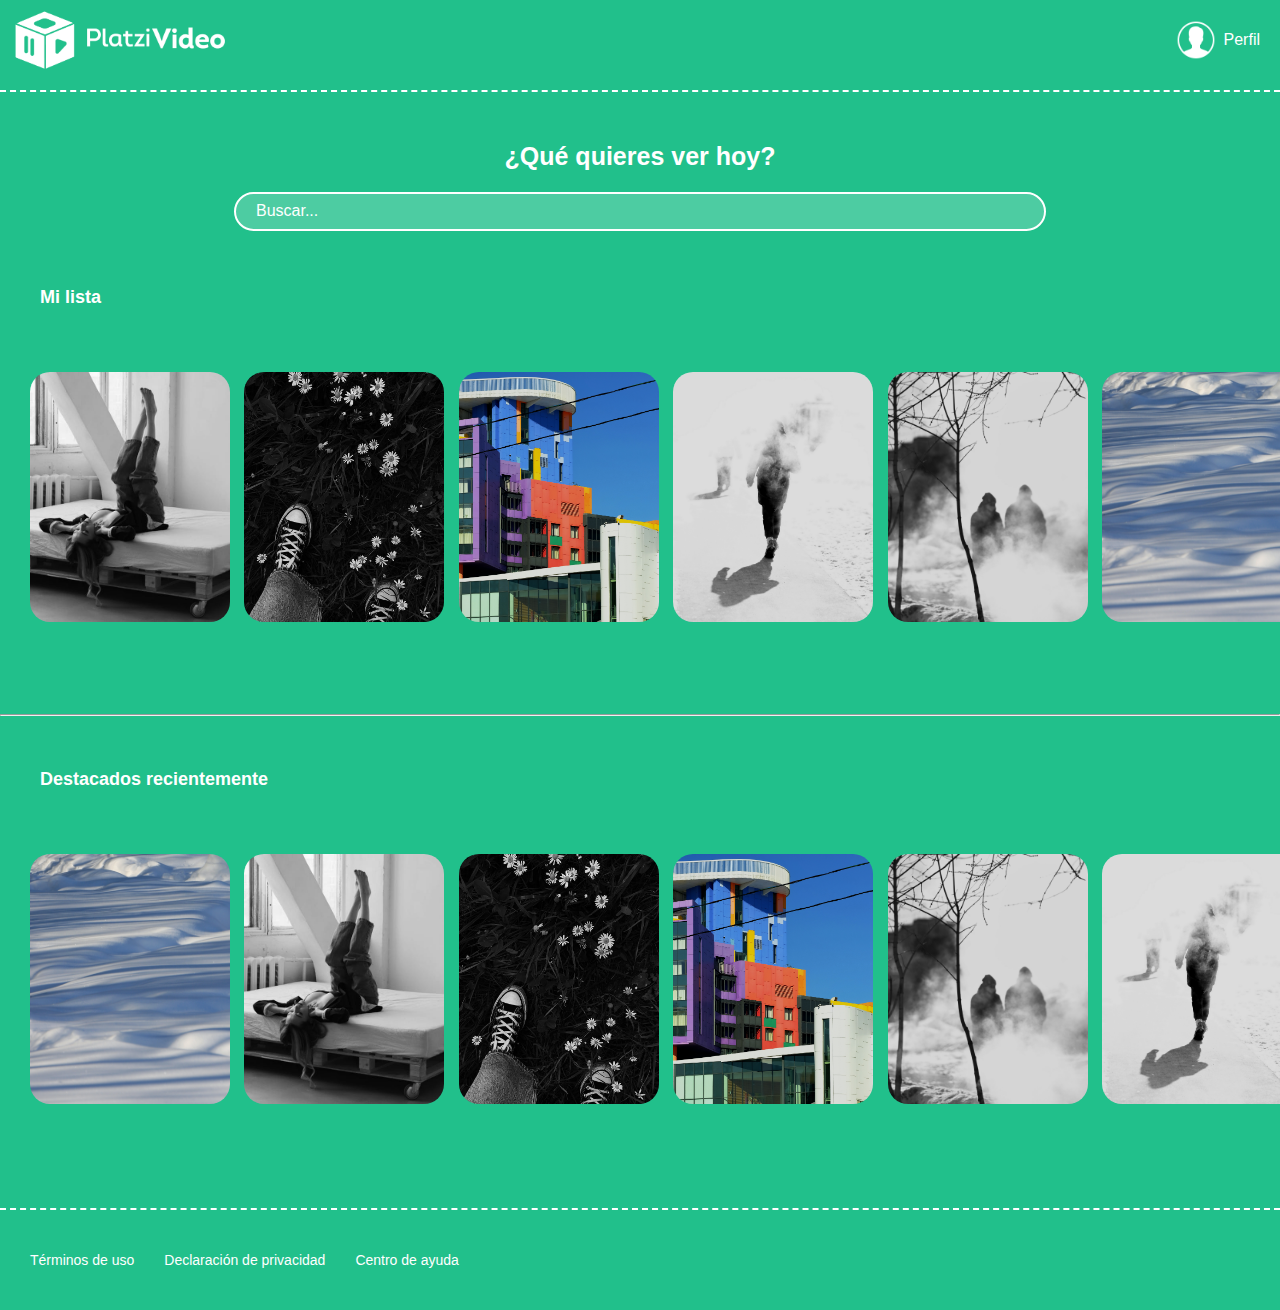
<file: index.html>
<!DOCTYPE html>
<html lang="en">
<head>
    <meta charset="UTF-8">
    <meta http-equiv="X-UA-Compatible" content="IE=edge">
    <meta name="viewport" content="width=device-width, initial-scale=1.0">
    <title>Titulo</title>
    <link href="https://fonts.googleapis.com/css2?family=Mulish:wght@200&display=swap" rel="stylesheet">
    <link rel="stylesheet" type="text/css" href="./css/styleCarousel.css">
    <style>
    /*<details>
    <summary>Label</summary>
        <ul>
            <li>numero 1</li>
            <li>numero 2</li>
            <li>numero 3</li>
        </ul>

    </details>*/
        /*p:first-child{
            color: black;
            background: greenyellow;
        }
        p:last-child{
            color: whitesmoke;
            background: purple;
        }
        p:nth-child(2n){
            color: greenyellow;
            background: black;
        }
        p:nth-child(2n+1){
            color: white;
            background: blue;
        }*/
        /*
        p::first-letter{
            color: blue;
            font-size: 20px;;

        }*/


    </style>
</head>
<body>
    <header class="header" globalwidth>
        <img class="header__img" src="./img/xd.png">
        
        <div class="header__menu">
            <div class="header__menu--profile">
                <img src="./img/profile.png" alt="User">
                <p>Perfil</p>
            </div>
            <ul>
                <li><a href="/">Cuenta</a></li>
                <li><a href="/">Cerrar Sesion</a></li>
            </ul>
        </div>
    </header>

    <section class="main">
        <h2 class="main__title">¿Qué quieres ver hoy?</h2>
        <input type="text" class="input" placeholder="Buscar...">
    </section>

    

    <section class="carousel" globalwidth>
    	<h2 class="categories__tittle">Mi lista </h2>
    	<div class="carousel__container">
    		
    		<div class="carousel-item">
    			<img class="carousel-item__img" src="./img/caro1.jpg" alt="img">
    			<div class="carousel-item__details">
    				<div>
	    				<img src="./img/add.png"/>
	    				<img src="./img/plus.png"/>
	    			</div>
    				<p class="carousel-item__details--title">Titulo descriptivo</p>
    				<p class="carousel-item__details--subtitle">2019 16+ 114 min</p>
    			</div>
    		</div>
    		
    		<div class="carousel-item">
    			<img class="carousel-item__img" src="./img/caro2.jpg" alt="img">
    			<div class="carousel-item__details">
    				<div>
	    				<img src="./img/add.png"/>
	    				<img src="./img/plus.png"/>
	    			</div>
    				<p class="carousel-item__details--title">Titulo descriptivo</p>
    				<p class="carousel-item__details--subtitle">2019 140 min</p>
    			</div>
    		</div>

    		<div class="carousel-item">
    			<img class="carousel-item__img" src="./img/caro3.jpg" alt="img">
    			<div class="carousel-item__details">
    				<div>
	    				<img src="./img/add.png"/>
	    				<img src="./img/plus.png"/>
	    			</div>
    				<p class="carousel-item__details--title">Titulo descriptivo</p>
    				<p class="carousel-item__details--subtitle">2019 140 min</p>
    			</div>
    		</div>

    		<div class="carousel-item">
    			<img class="carousel-item__img" src="./img/caro4.jpg" alt="img">
    			<div class="carousel-item__details">
    				<div>
	    				<img src="./img/add.png"/>
	    				<img src="./img/plus.png"/>
	    			</div>
    				<p class="carousel-item__details--title">Titulo descriptivo</p>
    				<p class="carousel-item__details--subtitle">2019 140 min</p>
    			</div>
    		</div>

    		<div class="carousel-item">
    			<img class="carousel-item__img" src="./img/caro5.jpg" alt="img">
    			<div class="carousel-item__details">
    				<div>
	    				<img src="./img/add.png"/>
	    				<img src="./img/plus.png"/>
	    			</div>
    				<p class="carousel-item__details--title">Titulo descriptivo</p>
    				<p class="carousel-item__details--subtitle">2019 140 min</p>
    			</div>
    		</div>

    		<div class="carousel-item">
    			<img class="carousel-item__img" src="./img/caro6.jpg" alt="img">
    			<div class="carousel-item__details">
    				<div>
	    				<img src="./img/add.png"/>
	    				<img src="./img/plus.png"/>
	    			</div>
    				<p class="carousel-item__details--title">Titulo descriptivo</p>
    				<p class="carousel-item__details--subtitle">2019 140 min</p>
    			</div>
    		</div>

    	</div>
    </section>

    <hr>

    <section class="carousel" globalwidth>
    	<h2 class="categories__tittle">Destacados recientemente</h2>
    	<div class="carousel__container">
    		
    		<div class="carousel-item">
    			<img class="carousel-item__img" src="./img/caro6.jpg" alt="img">
    			<div class="carousel-item__details">
    				<div>
	    				<img src="./img/add.png"/>
	    				<img src="./img/plus.png"/>
	    			</div>
    				<p class="carousel-item__details--title">Titulo descriptivo</p>
    				<p class="carousel-item__details--subtitle">2019 140 min</p>
    			</div>
    		</div>

    		<div class="carousel-item">
    			<img class="carousel-item__img" src="./img/caro1.jpg" alt="img">
    			<div class="carousel-item__details">
    				<div>
	    				<img src="./img/add.png"/>
	    				<img src="./img/plus.png"/>
	    			</div>
    				<p class="carousel-item__details--title">Titulo descriptivo</p>
    				<p class="carousel-item__details--subtitle">2019 16+ 114 min</p>
    			</div>
    		</div>

    		<div class="carousel-item">
    			<img class="carousel-item__img" src="./img/caro2.jpg" alt="img">
    			<div class="carousel-item__details">
    				<div>
	    				<img src="./img/add.png"/>
	    				<img src="./img/plus.png"/>
	    			</div>
    				<p class="carousel-item__details--title">Titulo descriptivo</p>
    				<p class="carousel-item__details--subtitle">2019 140 min</p>
    			</div>
    		</div>

    		<div class="carousel-item">
    			<img class="carousel-item__img" src="./img/caro3.jpg" alt="img">
    			<div class="carousel-item__details">
    				<div>
	    				<img src="./img/add.png"/>
	    				<img src="./img/plus.png"/>
	    			</div>
    				<p class="carousel-item__details--title">Titulo descriptivo</p>
    				<p class="carousel-item__details--subtitle">2019 140 min</p>
    			</div>
    		</div>

    		

    		<div class="carousel-item">
    			<img class="carousel-item__img" src="./img/caro5.jpg" alt="img">
    			<div class="carousel-item__details">
    				<div>
	    				<img src="./img/add.png"/>
	    				<img src="./img/plus.png"/>
	    			</div>
    				<p class="carousel-item__details--title">Titulo descriptivo</p>
    				<p class="carousel-item__details--subtitle">2019 140 min</p>
    			</div>
    		</div>

    		<div class="carousel-item">
    			<img class="carousel-item__img" src="./img/caro4.jpg" alt="img">
    			<div class="carousel-item__details">
    				<div>
	    				<img src="./img/add.png"/>
	    				<img src="./img/plus.png"/>
	    			</div>
    				<p class="carousel-item__details--title">Titulo descriptivo</p>
    				<p class="carousel-item__details--subtitle">2019 140 min</p>
    			</div>
    		</div>

    	</div>
    </section>

    <footer class="footer">
        <a href="/">Términos de uso</a>
        <a href="/">Declaración de privacidad</a>
        <a href="/">Centro de ayuda</a>
    </footer>

</body>
</html>
</file>
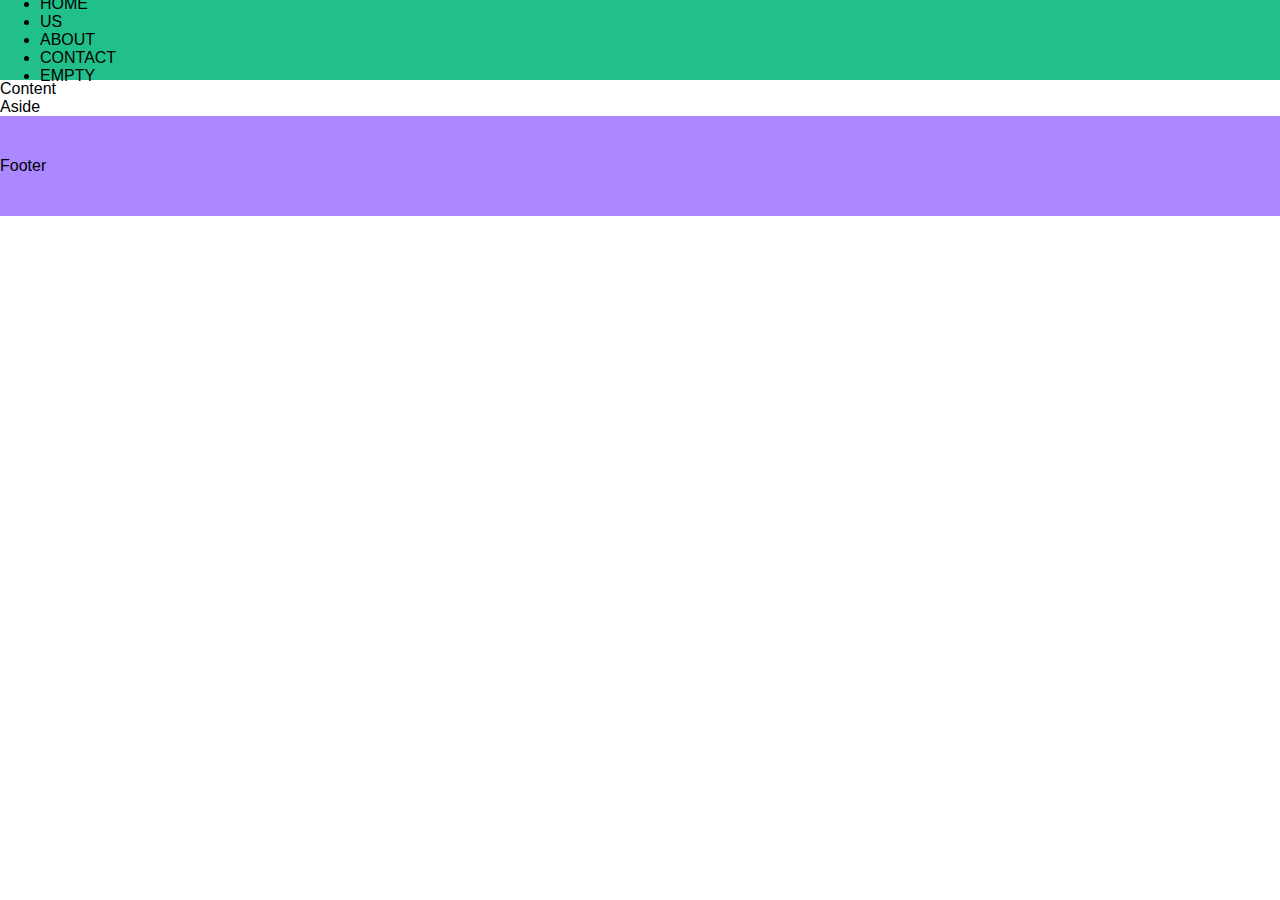
<file: learning/index.html>
<!DOCTYPE html>
<html lang="en">
<head>
    <meta charset="UTF-8">
    <meta http-equiv="X-UA-Compatible" content="IE=edge">
    <meta name="viewport" content="width=device-width, initial-scale=1.0">
    <link rel="stylesheet" type="text/css" href="/css/style.css">
    <title>Layout</title>
</head>
<body>
    <header class="header">
        <ul class="menu">
            <li class="menu_item">HOME</li>
            <li class="menu_item">US</li>
            <li class="menu_item">ABOUT</li>
            <li class="menu_item">CONTACT</li>
            <li class="menu_item">EMPTY</li>
        </ul>
    </header>

    <section class="container">
        <section class="content">Content</section>
        <aside class="aside">Aside</aside>
    </section>

    <footer class="footer">Footer</footer>

</body>
</html>
</file>
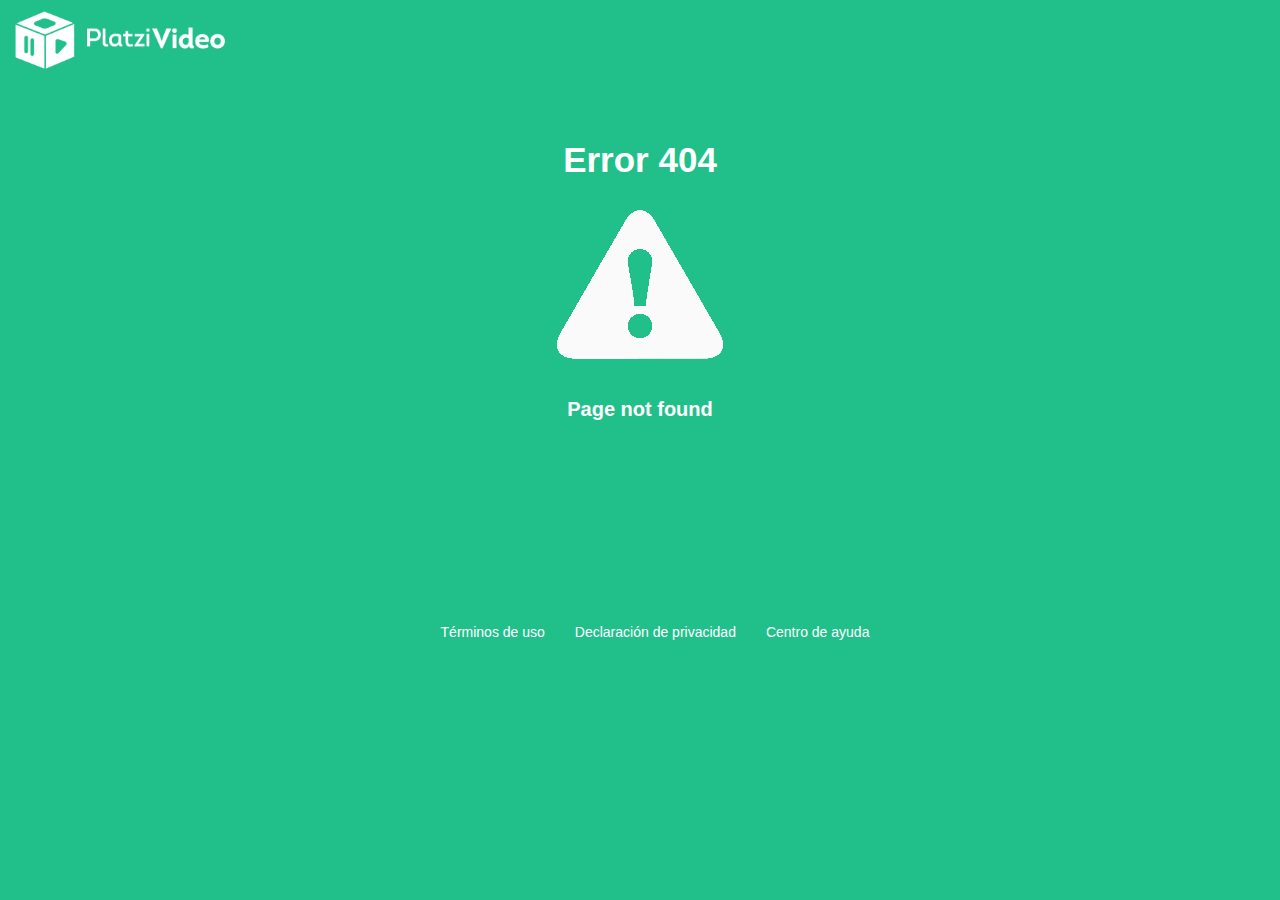
<file: error404.html>
<!DOCTYPE html>
<html lang="en">
<head>
    <meta charset="UTF-8">
    <meta http-equiv="X-UA-Compatible" content="IE=edge">
    <meta name="viewport" content="width=device-width, initial-scale=1.0">
    <title>Page not found</title>
    <link href="https://fonts.googleapis.com/css2?family=Mulish:wght@200&display=swap" rel="stylesheet">
    <link rel="stylesheet" type="text/css" href="./css/styleError.css">
</head>
<body>
    <header class="header" globalwidth>
        <img class="header__img" src="./img/xd.png">
    </header>

    <section class="main">
        <h1 class="main__title">Error 404</h1>
        <img src="./img/error.png">
        <h3 class="main__subtitle">Page not found</h3>
    </section>

    <footer class="footer">
        <a href="/">Términos de uso</a>
        <a href="/">Declaración de privacidad</a>
        <a href="/">Centro de ayuda</a>
    </footer>

</body>
</html>
</file>
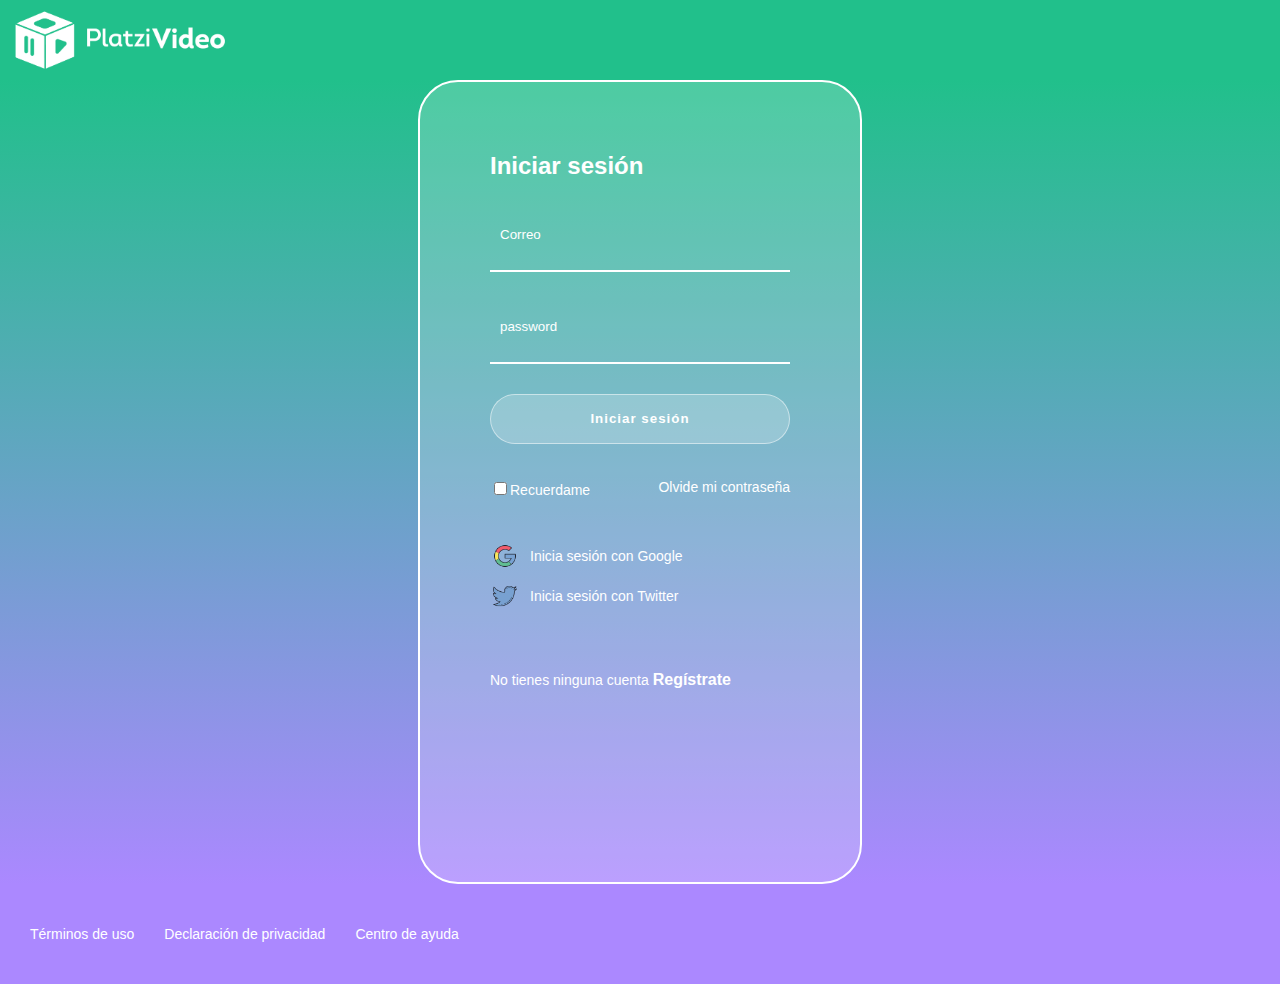
<file: pantallaLogin.html>
<!DOCTYPE html>
<html lang="en">
<head>
    <meta charset="UTF-8">
    <meta http-equiv="X-UA-Compatible" content="IE=edge">
    <meta name="viewport" content="width=device-width, initial-scale=1.0">
    <title>Titulo</title>
    <link href="https://fonts.googleapis.com/css2?family=Mulish:wght@200&display=swap" rel="stylesheet">
    <link rel="stylesheet" type="text/css" href="./css/style.css">
</head>
<body>
    <header class="header" globalwidth>
        <img class="header__img" src="./img/xd.png">
    </header>

    <section class="login">
        
        <section class="login__container">
            <h2>Iniciar sesión</h2>
            
            <form class="login__container--form">
                <input class="input" type="text" placeholder="Correo"></input>
                <input class="input" type="password" placeholder="password"></input>
                <button class="button">Iniciar sesión</button>
                
                <div class="login__container--remember-me">
                    <label for="">
                        <input type="checkbox" name="" value="checkbox">Recuerdame
                    </label>
                        <a href="/">Olvide mi contraseña</a>
                </div>

            </form>

            <section class="login__container--social-media">
                <br>
                <div>
                    <img src="./img/google.png" alt="Google">Inicia sesión con Google
                </div>
                <div>
                    <img src="./img/twitter.png" alt="Twitter">Inicia sesión con Twitter
                </div>
                <br><br>
                <p class="login__container--register">No tienes ninguna cuenta <a href="/">Regístrate</a></p>

            </section>

            

        </section>
        
    </section>

    <footer class="footer">
        <a href="/">Términos de uso</a>
        <a href="/">Declaración de privacidad</a>
        <a href="/">Centro de ayuda</a>
    </footer>

</body>
</html>
</file>
<file: css/styleCarousel.css>
body {
            margin: 0;
            box-sizing: border-box;
            background-color: #21C08B;
            font-family: "Muli", sans-serif;
        }
        .globalwith {
            width: 100%;
        }

/* -------------- HEADER ------------- */

        .header {
            height: 80px;
            display: flex;
            justify-content: space-between;
            padding-bottom: 10px;
            border-bottom: 2px dashed white;
            align-items: center;
        }
        .header__img {
            width: 220px;
            margin-left: 10px;
        }
        .header__menu{
            margin-right: 10px;
        }
        .header__menu ul{
            display: none;
            list-style: none;
            padding: 0px;
            position: absolute;
            text-align: right;
            margin: 0px 0px 0px -14px;
        }
        
        .header__menu:hover ul, ul:hover{
            display: block;
        }

        .header__menu li {
            margin: 10px 0px;
        }

        .header__menu li a {
            color: white;
            text-decoration: none;
        }

        .header__menu li a:hover {
            text-decoration: underline;
        }

        .header__menu--profile{
            margin-right: 10px;
            display: flex;
            align-items: center;
        }

        .header__menu--profile img{
            margin-right: 8px;
            width: 40px;
        }
        
        .header__menu--profile p {
            margin: 0px;
            color: white;
        }

/* -------------- BARRA DE BUSQUEDDA ------------- */

        .main {
            margin-top: 50px;
            height: 100px;
            text-align: center;
        }

        .main__title {
            color: white;
            font-size: 25px;
        }

        .input {
            background-color: rgba(255, 255, 255, 0.2);
            border: 2px solid white;
            border-radius: 25px;
            color: white;
            font-family: "Muli", sans-serif;
            font-size: 16px;
            height: 35px;
            padding: 0px 20px;
            width: 60%;
            outline: none;
        }

        .input:hover{
            color: white;
            border-radius: 25px;
            outline: none;
        }

        ::placeholder{color: white;}

/* -------------- CAROUSEL ------------- */

    .categories__tittle{
        color: white;
        font-size: 18px;
        position: absolute;
        padding-left: 10px;
        width: 100%;
    }

	.carousel{
		overflow: scroll;
		overflow: hidden;
		padding: 30px;
		position: relative;
	}

	.carousel__container {
		white-space: nowrap;
		margin: 100px 0px 50px;
	}

	.carousel-item {
		background: palevioletred;
		width: 200px;
		height: 250px;
		border-radius: 20px;
		overflow: hidden;
		margin-right: 10px;
		display: inline-block;
		cursor: pointer;
		transition: 450ms;
		transform-origin: center left;
		position: relative;
	}

	.carousel-item:hover ~ .carousel-item {
		transform: translate3d(100px, 0, 0);
	}

	.carousel__container:hover .carousel-item{
		opacity: 0.4;
	}

	.carousel__container:hover .carousel-item:hover{
		transform: scale(1.5); 
		opacity: 1;
	}

	.carousel-item__img {
		width: 200px;
		height: 250px;
		object-fit: cover;
	}

	.carousel-item__details{
		background: linear-gradient(to top, rgba(0, 0, 0, 0.9) 0%, rgba(0, 0, 0, 0.4) 50%);
		font-size: 10px;
		opacity: 0;
		transition: 450ms opacity;
		padding: 10px;
		position: absolute;
		top: 0;	left: 0; right: 0; bottom: 0;
		display: flex;
		flex-direction: column;
		justify-content: flex-end;
	}

	.carousel-item__details:hover{
		opacity: 0.8;
	}

	.carousel-item__details--title{
		color: white;
		font-size:10px;
	}

	.carousel-item__details--subtitle{
		color: white;
		font-size:8px;
	}

	.carousel-item__details img{
		width: 20px;
		height: 20px;
		color: white;
	}

    /*-------------ajustes de scroll de pagina
    ----------------*/

::-webkit-scrollbar-thumb {
  background: #ccc;
  border-radius: 4px;
}
::-webkit-scrollbar {
  width: 8px; 
  height: 8px;   
  background:rgba(255,255,255,.4);
  border-radius: 4px;
}
::-webkit-scrollbar:hover {
  background: #b3b3b3;
  box-shadow: 0 0 2px 1px rgba(0, 0, 0, 0.2);
}
::-webkit-scrollbar:hover:active {
  background: #999;
}

/* FOOTER */

.footer{
    margin-top: 20px;
    border-top: 2px dashed white;
    display: flex;
    align-items: center;
    height: 100px;
    width: 100%;
}

.footer a {
    color: white;
    cursor: pointer;
    font-size: 14px;
    padding-left: 30px;
    text-decoration: none;
}
</file>
<file: css/style.css>
body {
  margin: 0;
  box-sizing: border-box;
  font-family: "Muli", sans-serif;
}

.globalwith {
  width: 100%;
}

/* -------------- HEADER ------------- */
.flex, .header {
  display: flex;
  align-items: center;
}

.header {
  height: 80px;
  background-color: #21C08B;
  justify-content: space-between;
}

.header__img {
  width: 220px;
  margin-left: 10px;
}

/* --------------- LOGIN ------------------*/
.login {
  background: linear-gradient(#21C08B, #AB88FF);
  display: flex;
  align-items: center;
  justify-content: center;
  flex-direction: column;
  padding: 0px 30px;
  min-height: calc(100vh - 200px);
}

.login__container {
  background-color: rgba(255, 255, 255, 0.2);
  border: 2px solid white;
  border-radius: 40px;
  color: white;
  padding: 50px 70px 50px;
  min-height: 700px;
  width: 300px;
}

.login__container--form {
  display: flex;
  flex-direction: column;
}

.login__container--form label {
  font-size: 14px;
}

.login__container--remember-me {
  color: white;
  display: flex;
  justify-content: space-between;
  flex-direction: row;
  margin: 25px 0px;
}

.login__container--remember-me a {
  padding: 0px;
  margin: 0px;
  color: white;
  font-size: 14px;
  text-decoration: none;
}

.login__container--remember-me a:hover {
  text-decoration: underline;
}

.login__container--social-media > div {
  display: flex;
  align-items: center;
  font-size: 14px;
  margin-bottom: 10px;
}

.login__container--social-media > div > img {
  width: 30px;
  margin-right: 10px;
}

.login__container--register {
  font-size: 14px;
  color: white;
}

.login__container--register a {
  color: white;
  font-weight: bold;
  font-size: 16px;
  text-decoration: none;
}

.login__container--register a:hover {
  text-decoration: underline;
}

/* ---------- INPUT ------------- */
.input {
  background-color: transparent;
  border-left: 0px;
  border-top: 0px;
  border-right: 0px;
  border-bottom: 2px solid white;
  font-family: "Muli", sans-serif;
  margin-bottom: 20px;
  padding: 10px;
  outline: none;
  /*LINEA EXTERIOR DE MARCADO*/
  height: 50px;
}

::placeholder {
  color: white;
}

.button {
  background-color: rgba(255, 255, 255, 0.2);
  border-radius: 25px;
  border: 1px solid rgba(255, 255, 255, 0.5);
  color: white;
  cursor: pointer;
  font-family: "Muli", sans-serif;
  font-weight: bold;
  /*Negrilla*/
  height: 50px;
  letter-spacing: 1px;
  /* Separa entre si las letras */
  margin: 10px 0px;
}

.footer {
  background-color: #AB88FF;
  display: flex;
  align-items: center;
  height: 100px;
  width: 100%;
}

.footer a {
  color: white;
  cursor: pointer;
  font-size: 14px;
  padding-left: 30px;
  text-decoration: none;
}

.footer a:hover {
  text-decoration: underline;
}

@media only screen and (max-width: 600px) {
  .login__container {
    background-color: transparent;
    border: none;
    padding: 0px;
    width: 100%;
  }

  .footer {
    align-items: flex-start;
    flex-direction: column;
  }

  .footer a {
    margin-top: 9px;
  }
}

/*# sourceMappingURL=style.css.map */
</file>
<file: css/styleError.css>
body {
            margin: 0;
            box-sizing: border-box;
            background-color: #21C08B;
            font-family: "Muli", sans-serif;
        }
        .globalwith {
            width: 100%;
        }

/* -------------- HEADER ------------- */

        .header {
            height: 80px;
            display: flex;
            justify-content: space-between;
            padding-bottom: 10px;   
            align-items: center;
        }
        .header__img {
            width: 220px;
            margin-left: 10px;
        }
        .header__menu{
            margin-right: 10px;
        }
        .header__menu ul{
            display: none;
            list-style: none;
            padding: 0px;
            position: absolute;
            text-align: right;
            margin: 0px 0px 0px -14px;
        }
        
        .header__menu:hover ul, ul:hover{
            display: block;
        }

        .header__menu li {
            margin: 10px 0px;
        }

        .header__menu li a {
            color: white;
            text-decoration: none;
        }

        .header__menu li a:hover {
            text-decoration: underline;
        }

        .header__menu--profile{
            margin-right: 10px;
            display: flex;
            align-items: center;
        }

        .header__menu--profile img{
            margin-right: 8px;
            width: 40px;
        }
        
        .header__menu--profile p {
            margin: 0px;
            color: white;
        }


/* ---------------------------------- */

    .main {
        margin-top: 50px;
        height: 400px;
        text-align: center;
        align-items: center;
        justify-content: center;
    }

    .main__title {
        color: white;
        font-size: 35px;
    }

    .main__subtitle {
        color: white;
        font-size: 20px;
    }


/* Footer */

.footer{
    margin-top: 20px;
    padding-bottom: 50px;
    display: flex;
    justify-content: center;
    align-items: flex-end;
    height: 80px;
    width: 100%;
}

.footer a {
    color: white;
    cursor: pointer;
    font-size: 14px;
    padding-left: 30px;
    text-decoration: none;
}
</file>
